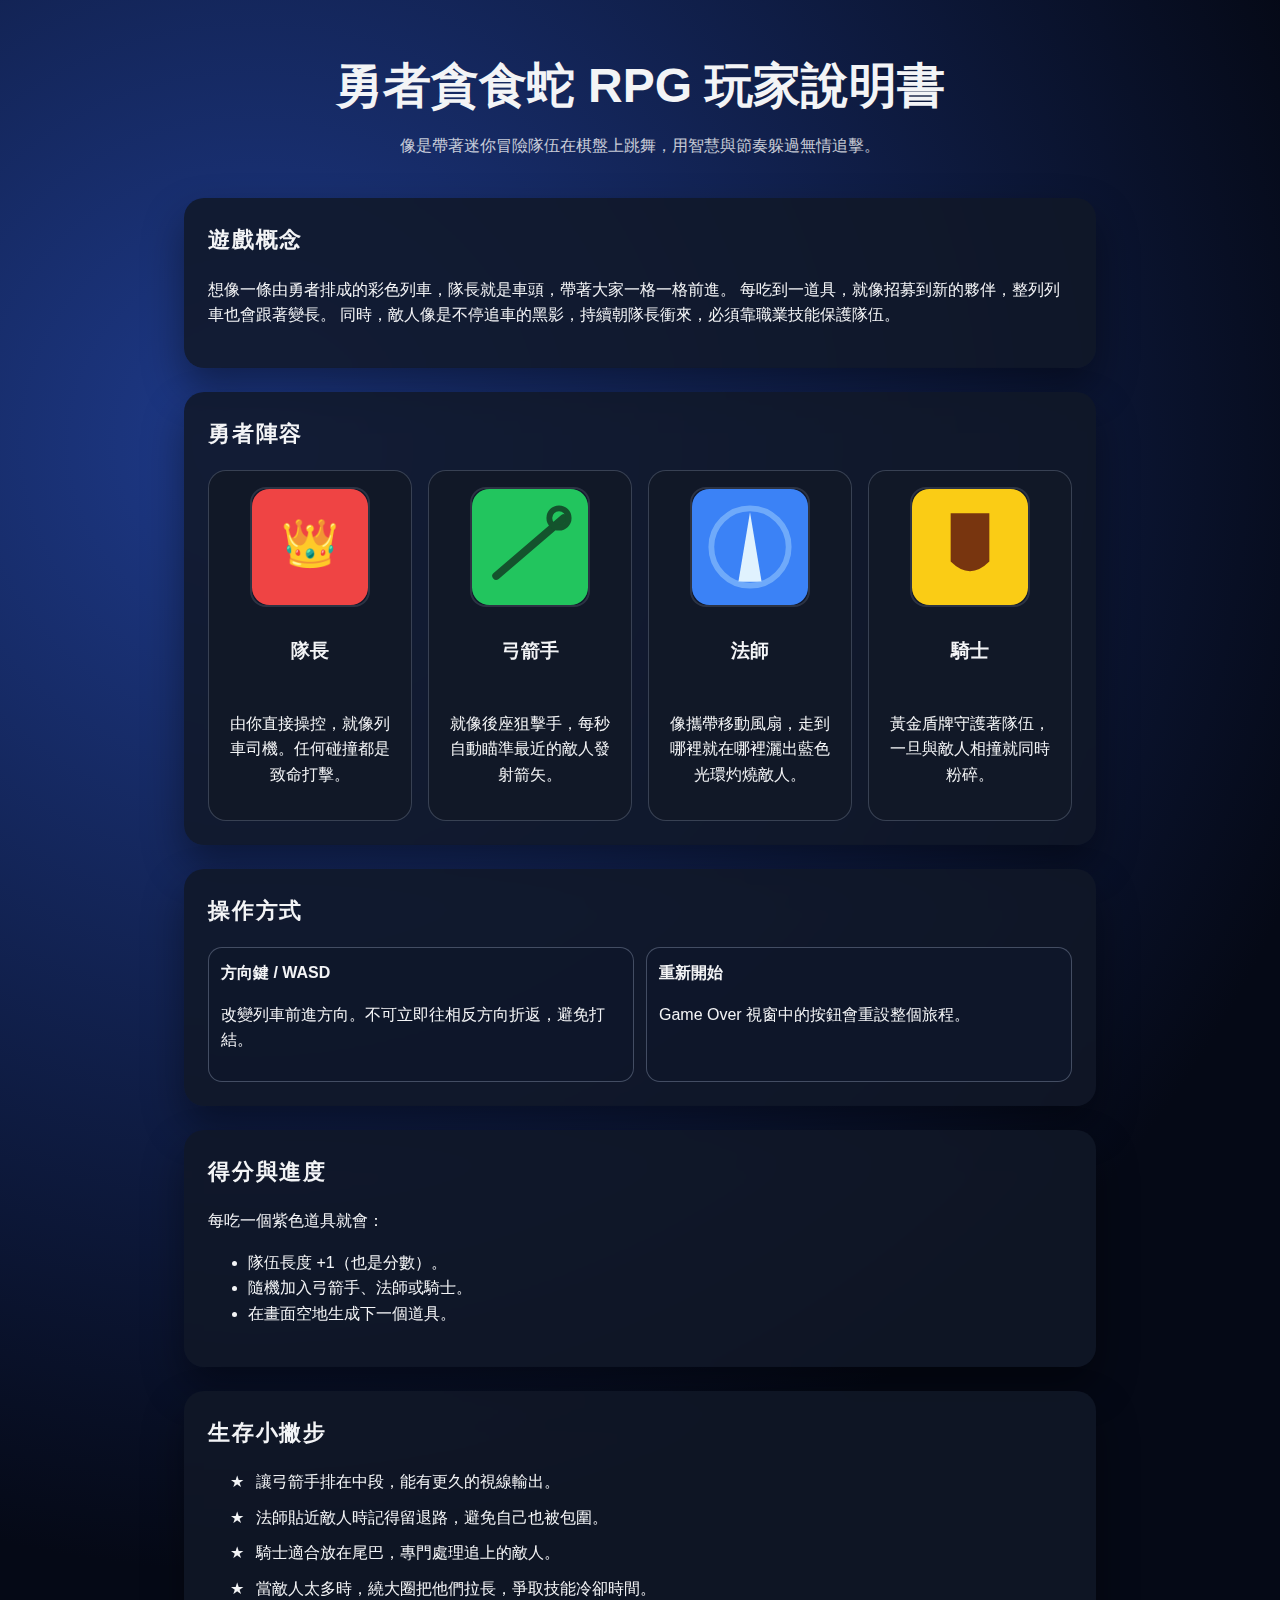
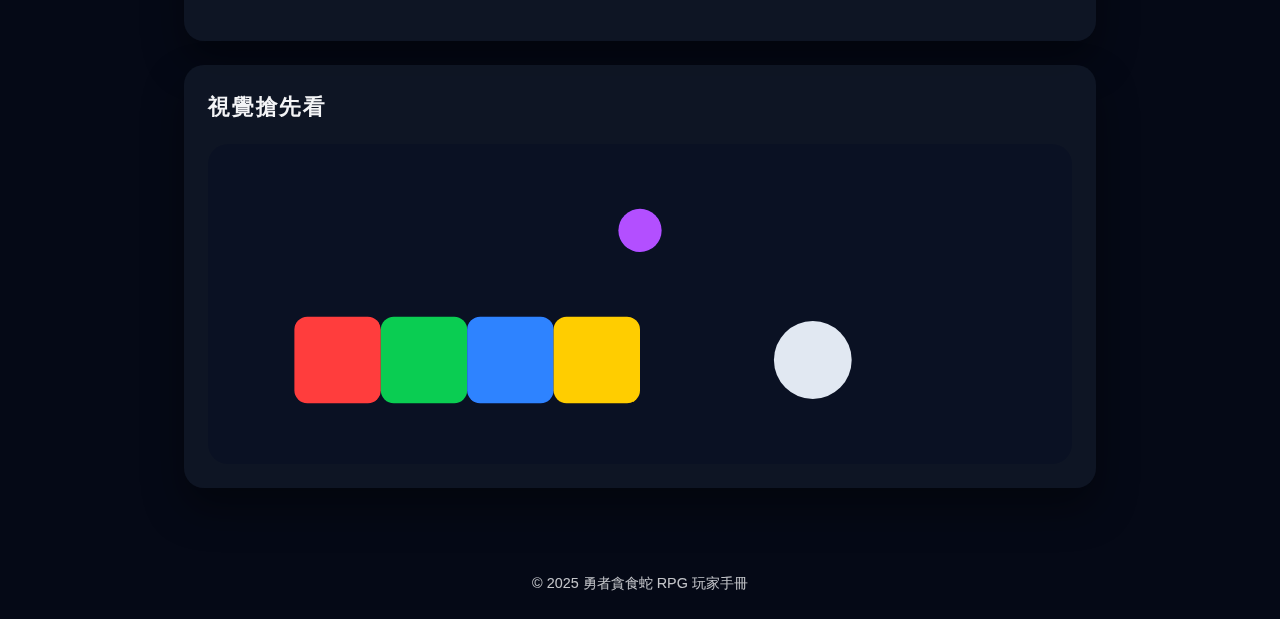
<file: player-guide.html>
<!DOCTYPE html>
<html lang="zh-Hant">
  <head>
    <meta charset="UTF-8" />
    <meta name="viewport" content="width=device-width, initial-scale=1.0" />
    <title>勇者貪食蛇 RPG 玩家手冊</title>
    <style>
      :root {
        color-scheme: dark;
        --bg: #050916;
        --card: #111827;
        --accent: #f97316;
        --text: #f3f4f6;
      }
      * {
        box-sizing: border-box;
      }
      body {
        margin: 0;
        font-family: "Noto Sans TC", "Microsoft JhengHei", sans-serif;
        background: radial-gradient(circle at 20% 20%, #1e3a8a 0%, var(--bg) 55%);
        color: var(--text);
        line-height: 1.6;
      }
      header {
        padding: 48px 24px 24px;
        text-align: center;
      }
      header h1 {
        margin: 0;
        font-size: clamp(2rem, 5vw, 3rem);
      }
      header p {
        margin-top: 8px;
        opacity: 0.8;
      }
      main {
        max-width: 960px;
        margin: 0 auto 60px;
        padding: 0 24px;
        display: grid;
        gap: 24px;
      }
      section {
        background: rgba(17, 24, 39, 0.85);
        border-radius: 20px;
        padding: 24px;
        box-shadow: 0 20px 40px rgba(0, 0, 0, 0.4);
        backdrop-filter: blur(8px);
      }
      section h2 {
        margin-top: 0;
        letter-spacing: 0.08em;
        font-size: 1.4rem;
      }
      .hero-grid {
        display: grid;
        grid-template-columns: repeat(auto-fit, minmax(200px, 1fr));
        gap: 16px;
      }
      .hero-card {
        background: var(--card);
        border-radius: 18px;
        padding: 16px;
        border: 1px solid rgba(148, 163, 184, 0.3);
        display: flex;
        flex-direction: column;
        gap: 10px;
        align-items: center;
        text-align: center;
      }
      .hero-card img {
        width: 120px;
        height: 120px;
        border-radius: 16px;
        object-fit: cover;
        border: 2px solid rgba(255, 255, 255, 0.12);
        background: #0f172a;
      }
      .controls {
        display: grid;
        grid-template-columns: repeat(auto-fit, minmax(180px, 1fr));
        gap: 12px;
      }
      .controls div {
        border: 1px solid rgba(148, 163, 184, 0.4);
        border-radius: 14px;
        padding: 12px;
        background: rgba(15, 23, 42, 0.8);
      }
      .tips-list {
        display: grid;
        gap: 10px;
      }
      .tips-list li {
        list-style: "★ ";
        padding-left: 8px;
      }
      .screenshot {
        border-radius: 20px;
        overflow: hidden;
        position: relative;
        max-height: 320px;
      }
      .screenshot img {
        width: 100%;
        display: block;
        filter: saturate(1.2);
      }
      footer {
        text-align: center;
        padding: 24px;
        opacity: 0.8;
        font-size: 0.9rem;
      }
    </style>
  </head>
  <body>
    <header>
      <h1>勇者貪食蛇 RPG 玩家說明書</h1>
      <p>像是帶著迷你冒險隊伍在棋盤上跳舞，用智慧與節奏躲過無情追擊。</p>
    </header>

    <main>
      <section>
        <h2>遊戲概念</h2>
        <p>
          想像一條由勇者排成的彩色列車，隊長就是車頭，帶著大家一格一格前進。
          每吃到一道具，就像招募到新的夥伴，整列列車也會跟著變長。
          同時，敵人像是不停追車的黑影，持續朝隊長衝來，必須靠職業技能保護隊伍。
        </p>
      </section>

      <section>
        <h2>勇者陣容</h2>
        <div class="hero-grid">
          <article class="hero-card">
            <img src="data:image/svg+xml;utf8,<svg xmlns='http://www.w3.org/2000/svg' viewBox='0 0 120 120'><rect width='120' height='120' rx='18' fill='%23ef4444'/><text x='60' y='72' font-size='48' text-anchor='middle' fill='white'>👑</text></svg>" alt="隊長圖示" />
            <h3>隊長</h3>
            <p>由你直接操控，就像列車司機。任何碰撞都是致命打擊。</p>
          </article>

          <article class="hero-card">
            <img src="data:image/svg+xml;utf8,<svg xmlns='http://www.w3.org/2000/svg' viewBox='0 0 120 120'><rect width='120' height='120' rx='18' fill='%2322c55e'/><path d='M25 90 L95 30' stroke='%2314532d' stroke-width='8' stroke-linecap='round'/><circle cx='90' cy='30' r='10' stroke='%2314532d' stroke-width='6' fill='none'/></svg>" alt="弓箭手圖示" />
            <h3>弓箭手</h3>
            <p>就像後座狙擊手，每秒自動瞄準最近的敵人發射箭矢。</p>
          </article>

          <article class="hero-card">
            <img src="data:image/svg+xml;utf8,<svg xmlns='http://www.w3.org/2000/svg' viewBox='0 0 120 120'><rect width='120' height='120' rx='18' fill='%233b82f6'/><polygon points='60,24 72,96 48,96' fill='%23e0f2fe'/><circle cx='60' cy='60' r='40' fill='none' stroke='%2393c5fd' stroke-width='6' stroke-opacity='0.6'/></svg>" alt="法師圖示" />
            <h3>法師</h3>
            <p>像攜帶移動風扇，走到哪裡就在哪裡灑出藍色光環灼燒敵人。</p>
          </article>

          <article class="hero-card">
            <img src="data:image/svg+xml;utf8,<svg xmlns='http://www.w3.org/2000/svg' viewBox='0 0 120 120'><rect width='120' height='120' rx='18' fill='%23facc15'/><path d='M40 25 H80 V75 Q60 95 40 75Z' fill='%2378350f'/></svg>" alt="騎士圖示" />
            <h3>騎士</h3>
            <p>黃金盾牌守護著隊伍，一旦與敵人相撞就同時粉碎。</p>
          </article>
        </div>
      </section>

      <section>
        <h2>操作方式</h2>
        <div class="controls">
          <div>
            <strong>方向鍵 / WASD</strong>
            <p>改變列車前進方向。不可立即往相反方向折返，避免打結。</p>
          </div>
          <div>
            <strong>重新開始</strong>
            <p>Game Over 視窗中的按鈕會重設整個旅程。</p>
          </div>
        </div>
      </section>

      <section>
        <h2>得分與進度</h2>
        <p>每吃一個紫色道具就會：</p>
        <ul>
          <li>隊伍長度 +1（也是分數）。</li>
          <li>隨機加入弓箭手、法師或騎士。</li>
          <li>在畫面空地生成下一個道具。</li>
        </ul>
      </section>

      <section>
        <h2>生存小撇步</h2>
        <ul class="tips-list">
          <li>讓弓箭手排在中段，能有更久的視線輸出。</li>
          <li>法師貼近敵人時記得留退路，避免自己也被包圍。</li>
          <li>騎士適合放在尾巴，專門處理追上的敵人。</li>
          <li>當敵人太多時，繞大圈把他們拉長，爭取技能冷卻時間。</li>
        </ul>
      </section>

      <section>
        <h2>視覺搶先看</h2>
        <div class="screenshot">
          <img
            src="data:image/svg+xml;utf8,<svg xmlns='http://www.w3.org/2000/svg' viewBox='0 0 800 400'><rect width='800' height='400' fill='%230b1120'/><rect x='80' y='160' width='80' height='80' rx='12' fill='%23ef4444'/><rect x='160' y='160' width='80' height='80' rx='12' fill='%2322c55e'/><rect x='240' y='160' width='80' height='80' rx='12' fill='%233b82f6'/><rect x='320' y='160' width='80' height='80' rx='12' fill='%23facc15'/><circle cx='560' cy='200' r='36' fill='%23e2e8f0'/><circle cx='400' cy='80' r='20' fill='%23a855f7'/></svg>"
            alt="遊戲概念示意圖"
          />
        </div>
      </section>
    </main>

    <footer>© 2025 勇者貪食蛇 RPG 玩家手冊</footer>
  </body>
</html>
</file>
